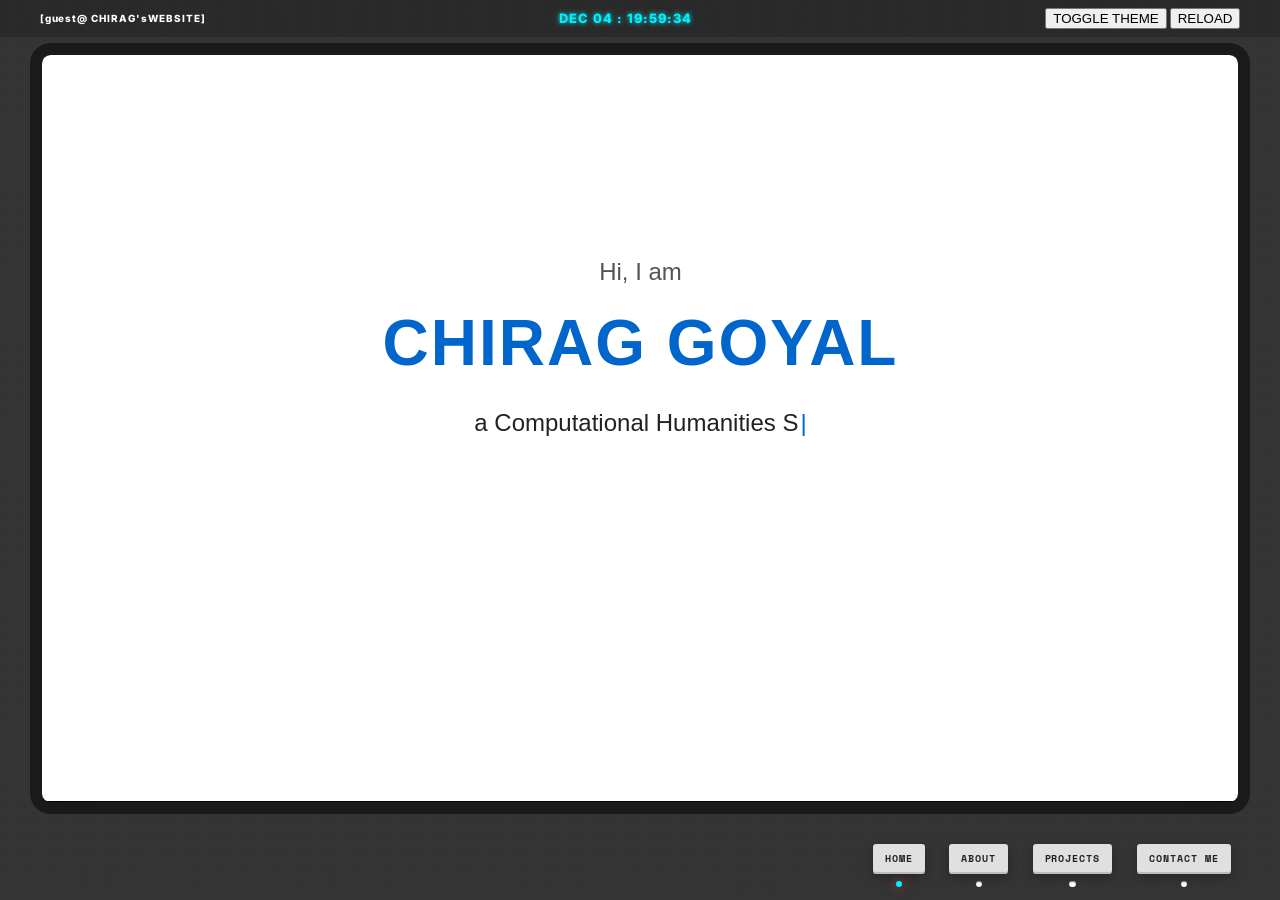
<file: index.html>
<!DOCTYPE html>
<html lang="en">

<head>
    <meta charset="UTF-8" />
    <meta name="viewport" content="width=device-width, initial-scale=1.0" />
    <title>Document</title>
    <link rel="stylesheet" href="style.css" />
    <link rel="shortcut icon" href="favicon.png" />
</head>

<body>
    <input type="radio" name="nav" id="rad-home" checked>
    <input type="radio" name="nav" id="rad-about">
    <input type="radio" name="nav" id="rad-projects">
    <input type="radio" name="nav" id="rad-contact">

    <div class="monitor">
        <div class="monitor-screen">
            <iframe class="page-home" src="pages/home/home.html" frameborder="0"></iframe>
            <iframe class="page-about" src="pages/about/about.html" frameborder="0"></iframe>
            <iframe class="page-projects" src="pages/projects/projects.html" frameborder="0"></iframe>
            <iframe class="page-contact" src="pages/contact/contact.html" frameborder="0"></iframe>
        </div>

    <div id="time-bar">
        <div class="bezel-section user-tag">
            <span id="current-user">[guest@ CHIRAG'sWEBSITE]</span>
        </div>
        
        <div class="bezel-section main-clock">
            <span id="date-time">APR 01 : 00:00:01</span>
        </div>
        
        <div class="bezel-section controls">
            <button class="btn-top" onclick="toggleMode()" title="Toggle Display Mode">TOGGLE THEME</button>
            <button class="btn-top" onclick="hardReload()" title="Hard Reset">RELOAD</button>
        </div>
    </div>
        
        <div class="button-panel">
            <label for="rad-home" class="nav-group home-btn">
                <div class="monitor-btn">HOME</div>
                <div class="led"></div>
            </label>
            
            <label for="rad-about" class="nav-group about-btn">
                <div class="monitor-btn">ABOUT</div>
                <div class="led"></div>
            </label>
            
            <label for="rad-projects" class="nav-group projects-btn">
                <div class="monitor-btn">PROJECTS</div>
                <div class="led"></div>
            </label>
            
            <label for="rad-contact" class="nav-group contact-btn">
                <div class="monitor-btn">CONTACT ME</div>
                <div class="led"></div>
            </label>
        </div>
    </div>
    <script src="script.js"></script>
</body>
</html>
</file>
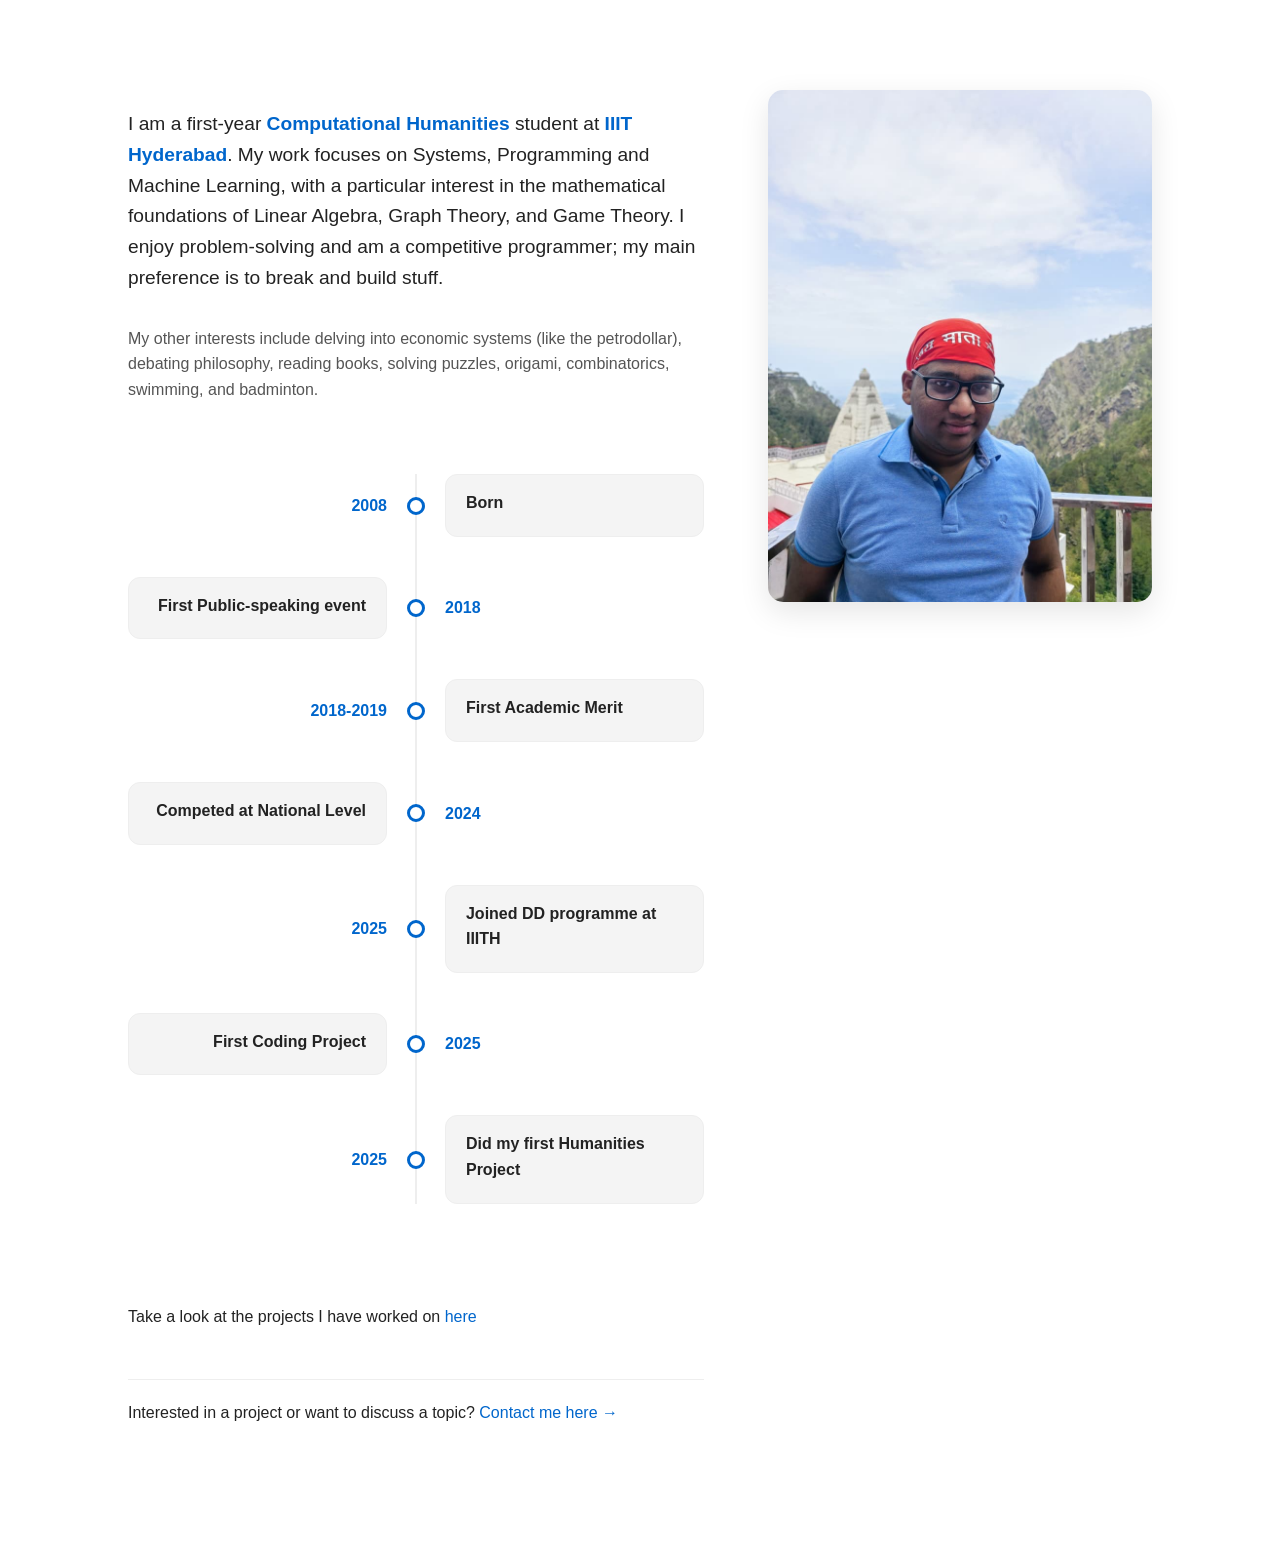
<file: pages/about/about.html>
<!DOCTYPE html>
<html lang="en">
<head>
    <meta charset="UTF-8">
    <meta name="viewport" content="width=device-width, initial-scale=1.0">
    <link rel="stylesheet" href="style.css">
    <link rel="stylesheet" href="../../progress.css">
    <title>About Me</title>
</head>
<body>


    <section>
        <div id="left-about">

            <p id="intro-1">
                I am a first-year <strong>Computational Humanities</strong> student at <strong>IIIT Hyderabad</strong>.
                My work focuses on Systems, Programming and Machine Learning, with a 
                particular interest in the mathematical foundations of Linear Algebra, 
                Graph Theory, and Game Theory. I enjoy problem-solving and am a 
                competitive programmer; my main preference is to break and build stuff.
            </p>

            <p id="intro-2">
                My other interests include delving into economic systems (like the petrodollar), 
                debating philosophy, reading books, solving puzzles, origami, combinatorics,
                swimming, and badminton.
            </p>
            
            <ul class="timeline-list">

                <li class="timeline-item alt-left">
                    <span class="timeline-date">2008</span>
                    <div class="timeline-dot"></div>
                    <div class="timeline-content">
                        <h3>Born</h3>
                        <p>Born on 11 - March - 2008.</p>
                    </div>
                </li>

                <li class="timeline-item alt-right">
                    <div class="timeline-content">
                        <h3>First Public-speaking event</h3>
                        <p>Participated in an interschool debate and came 2nd.</p>
                    </div>
                    <div class="timeline-dot"></div>
                    <span class="timeline-date">2018</span>
                </li>

                <li class="timeline-item alt-left">
                    <span class="timeline-date">2018-2019</span>
                    <div class="timeline-dot"></div>
                    <div class="timeline-content">
                        <h3>First Academic Merit</h3>
                        <p>Obtained SOF zonal gold medals in maths and science.</p>
                    </div> 
                </li>

                <li class="timeline-item alt-right">
                    <div class="timeline-content">
                        <h3>Competed at National Level</h3>
                        <p>Participated in Indian National Maths Olympiad in grade 11 and developed interest in Problem Solving.</p>
                    </div>
                    <div class="timeline-dot"></div>
                    <span class="timeline-date">2024</span>
                </li>

                <li class="timeline-item alt-left">
                    <span class="timeline-date">2025</span>
                    <div class="timeline-dot"></div>
                    <div class="timeline-content">
                        <h3>Joined DD programme at IIITH</h3>
                        <p>Joined the Computational Humanities Programme at IIITH through UGEE in july, 2025.</p>
                    </div> 
                </li>

                <li class="timeline-item alt-right">
                    <div class="timeline-content">
                        <h3>First Coding Project</h3>
                        <p>Built a purely C 2-player + Computer-vs-Player Tic-Tac-Toe using built-in FSM brute-forcing to prevent victory in any case.</p>
                    </div>
                    <div class="timeline-dot"></div>
                    <span class="timeline-date">2025</span>
                </li>

                <li class="timeline-item alt-left">
                    <span class="timeline-date">2025</span>
                    <div class="timeline-dot"></div>
                    <div class="timeline-content">
                        <h3>Did my first Humanities Project</h3>
                        <p>Ran a data analysis on the agrarian income data for a Karnataka sample dataset.</p>
                    </div>
                </li>

            </ul>

            <p id="projects">
                Take a look at the projects I have worked on <a href="../projects/projects.html" id="link-projects">here</a>
            </p>
            
            <p class="contact-line">
                Interested in a project or want to discuss a topic? 
                <a href="../contact/contact.html" id="link-contact">Contact me here →</a>
            </p>

        </div>

        <div id="right-about">
            <img src="../../images/pfp.jpg" alt="Chirag" class="profile-img">
        </div>
    </section>

    <!-- Progress Tracking UI -->
    <div id="progress-bar-container" class="progress-bar-container">
        <div id="progress-bar-fill" class="progress-bar-fill"></div>
    </div>
    
    <div id="resume-panel-popup" class="resume-panel-popup hidden">
        <div>Resume reading where you left off?</div>
        <div class="actions">
            <button id="resume-btn-no" class="btn-no">Dismiss</button>
            <button id="resume-btn-yes" class="btn-yes">Jump to section</button>
        </div>
    </div>

    <script type="module" src="script.js"></script>
</body>
</html>
</file>
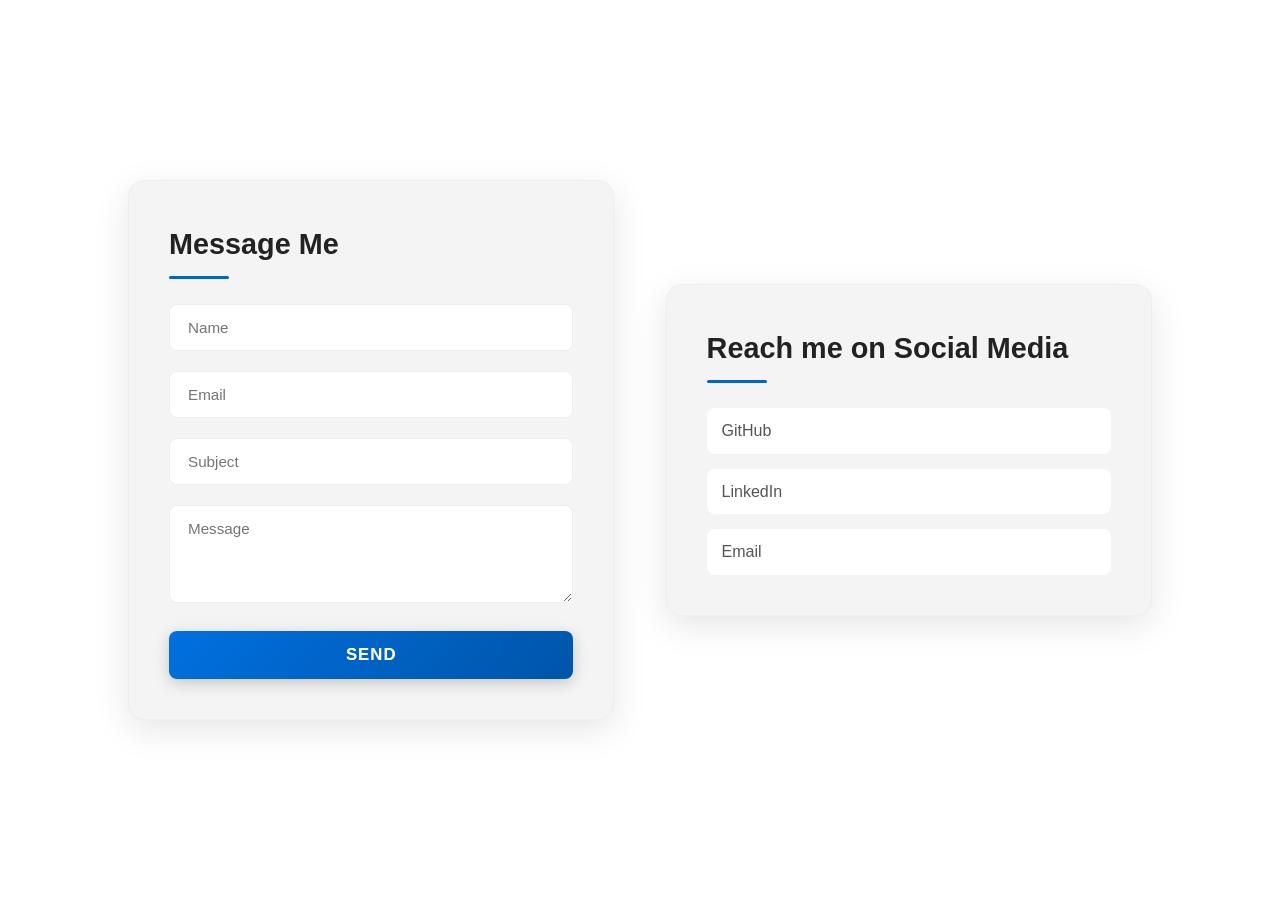
<file: pages/contact/contact.html>
<!DOCTYPE html>
<html lang="en">
<head>
    <meta charset="UTF-8">
    <meta name="viewport" content="width=device-width, initial-scale=1.0">
    <link rel="stylesheet" href="style.css">
</head>
<body>

    <div class="card">
        <h2>Message Me</h2>
        <form id="Contact-form" action="#" method="POST">
            <input id="name" type="text" required placeholder="Name">
            <input id="email" type="email" required placeholder="Email">
            <input id="subject" type="text" placeholder="Subject" required>
            <textarea id="message" placeholder="Message" rows="4"></textarea>
            <button class="btn">SEND</button>
        </form>
        <div id="confirmation-state" style="display: none;" aria-live="polite">
            <h3 style="color: var(--accent-color); margin-top: 20px;">M✓essage Transmitted Successfully!</h3>
            <p>Thank you for reaching out. I'll get back to you at the earliest.</p>
        </div>
    </div>

    <div class="card">
        <h2>Reach me on Social Media</h2>
        <a href="https://github.com/Chirag-newdev">GitHub</a>
        <a href="https://www.linkedin.com/in/chirag-goyal-0a615b368">LinkedIn</a>
        <a href="mailto:chiraggoyalbcs@gmail.com">Email</a>
    </div>

    <script src="script.js"></script>
</body>
</html>
</file>
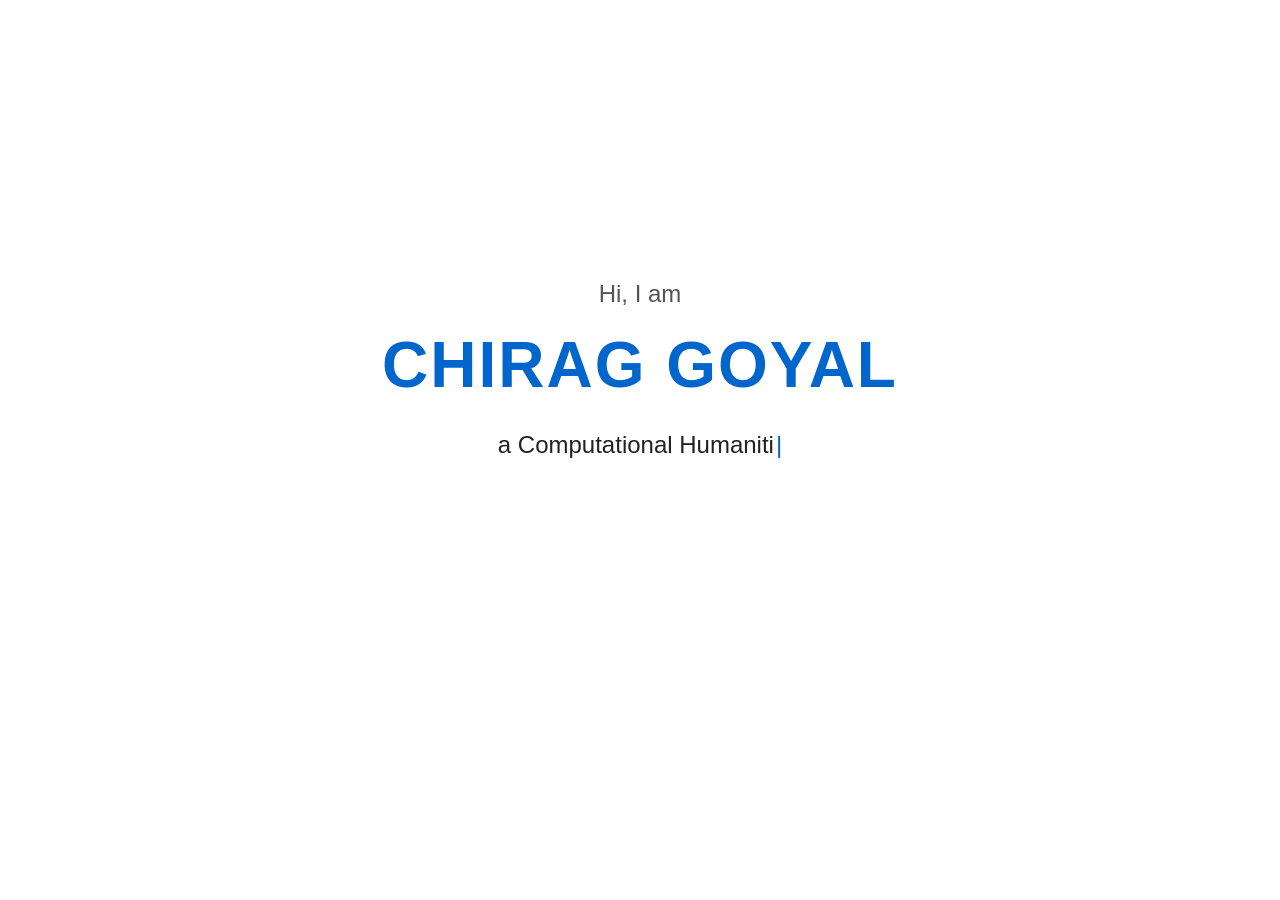
<file: pages/home/home.html>
<!DOCTYPE html>
<html lang="en">
<head>
    <meta charset="UTF-8">
    <meta name="viewport" content="width=device-width, initial-scale=1.0">
    <link rel="stylesheet" href="style.css">
    <title>Document</title>
</head>
<body>
    <div style="text-align: center; z-index: 10;">
        <h3 id="greeting">Hi, I am</h3>
        <h1 id="name">CHIRAG GOYAL</h1>
        <h2>
            a <span id="interactive-description" class="typewriter-cursor">first-year student at IIIT Hyderabad focused on building systems and evaluating mathematical foundations</span>
        </h2>
        
        <div id="terminal-wrapper">
             <div id="terminal-cta-about" class="terminal-line">[root@chirag: pages/home]$ <span id="cmd-text-about"></span><span class="cursor">_</span></div>
             <div id="terminal-cta-projects" class="terminal-line">[root@chirag: pages/projects]$ <span id="cmd-text-projects"></span><span class="cursor">_</span></div>
             <div id="terminal-cta-contact" class="terminal-line">[root@chirag: pages/contact]$ <span id="cmd-text-contact"></span><span class="cursor">_</span></div>
        </div>
    </div>

    <script type="module" src="script.js"></script>
</body>
</html>
</file>
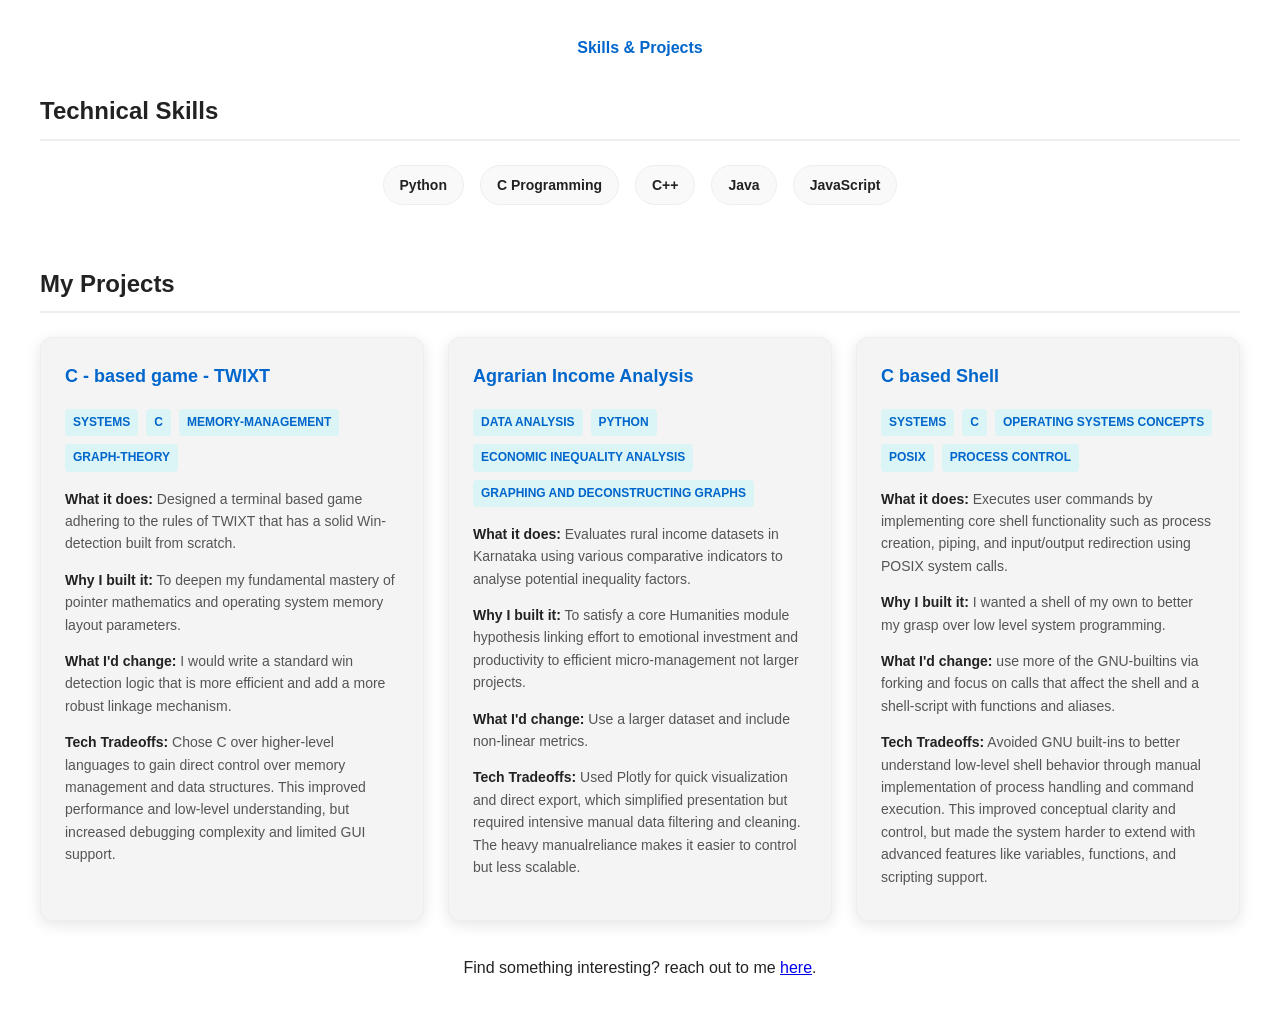
<file: pages/projects/projects.html>
<!DOCTYPE html>
<html lang="en">
<head>
    <meta charset="UTF-8">
    <meta name="viewport" content="width=device-width, initial-scale=1.0">
    <link rel="stylesheet" href="style.css">
    <link rel="stylesheet" href="../../progress.css">
    <title>Projects</title>
</head>
<body>
    <header class="page-header">
        <h1>Skills & Projects</h1>
    </header>

    <main class="projects-container">
        <section class="skills-section reveal">
            <h2>Technical Skills</h2>

            <div class="skills-wrap">

                <div class="skill-box">
                    <span>Python</span>
                </div>

                <div class="skill-box">
                    <span>C Programming</span>
                </div>

                <div class="skill-box">
                    <span>C++</span>
                </div>

                <div class="skill-box">
                    <span>Java</span>
                </div>

                <div class="skill-box">
                    <span>JavaScript</span>
                </div>
            </div>
        </section>

        <section class="portfolio-section">
            <h2>My Projects</h2>
            <div class="projects-grid">
                <article class="project-card reveal" style="--grid-span: 2;">
                    <h3>C - based game - TWIXT</h3>
                    <div class="project-tags">
                        <span class="tag">Systems</span>
                        <span class="tag">C</span>
                        <span class="tag">Memory-Management</span>
                        <span class="tag">Graph-Theory</span>
                    </div>
                    <p class="project-desc"><strong>What it does:</strong> Designed a terminal based game adhering to the rules of TWIXT that has a solid Win-detection built from scratch.</p>
                    <p class="project-desc"><strong>Why I built it:</strong> To deepen my fundamental mastery of pointer mathematics and operating system memory layout parameters.</p>
                    <p class="project-desc"><strong>What I'd change:</strong> I would write a standard win detection logic that is more efficient and add a more robust linkage mechanism.</p>
                    <p class="project-desc"><strong>Tech Tradeoffs:</strong> Chose C over higher-level languages to gain direct control over memory management and data structures. This improved performance and low-level understanding, but increased debugging complexity and limited GUI support.</p>
                </article>

                <article class="project-card reveal">
                    <h3>Agrarian Income Analysis</h3>
                    <div class="project-tags">
                        <span class="tag">Data Analysis</span>
                        <span class="tag">Python</span>
                        <span class="tag">Economic inequality Analysis</span>
                        <span class="tag">Graphing and Deconstructing Graphs</span>
                    </div>
                    <p class="project-desc"><strong>What it does:</strong> Evaluates rural income datasets in Karnataka using various comparative indicators to analyse potential inequality factors.</p>
                    <p class="project-desc"><strong>Why I built it:</strong> To satisfy a core Humanities module hypothesis linking effort to emotional investment and productivity to efficient micro-management not larger projects.</p>
                    <p class="project-desc"><strong>What I'd change:</strong> Use a larger dataset and include non-linear metrics.</p>
                    <p class="project-desc"><strong>Tech Tradeoffs:</strong> Used Plotly for quick visualization and direct export, which simplified presentation but required intensive manual data filtering and cleaning. The heavy manualreliance makes it easier to control but less scalable.</p>
                </article>

                <!-- Boilerplate Project 3 -->
                <article class="project-card reveal">
                    <h3>C based Shell</h3>
                    <div class="project-tags">
                        <span class="tag">Systems</span>
                        <span class="tag">C</span>
                        <span class="tag">Operating Systems Concepts</span>
                        <span class="tag">POSIX</span>
                        <span class="tag">Process Control</span>
                    </div>
                    <p class="project-desc"><strong>What it does:</strong> Executes user commands by implementing core shell functionality such as process creation, piping, and input/output redirection using POSIX system calls.</p>
                    <p class="project-desc"><strong>Why I built it:</strong> I wanted a shell of my own to better my grasp over low level system programming.</p>
                    <p class="project-desc"><strong>What I'd change:</strong> use more of the GNU-builtins via forking and focus on calls that affect the shell and a shell-script with functions and aliases.</p>
                    <p class="project-desc"><strong>Tech Tradeoffs:</strong> Avoided GNU built-ins to better understand low-level shell behavior through manual implementation of process handling and command execution. This improved conceptual clarity and control, but made the system harder to extend with advanced features like variables, functions, and scripting support.</p>
                </article>

            </div>
        </section>
        <p style="text-align:center; padding-top: 2dvh;">Find something interesting? reach out to me <a href="../contact/contact.html" id="link-contact">here</a>.</p>
    </main>

    <div id="progress-bar-container" class="progress-bar-container">
        <div id="progress-bar-fill" class="progress-bar-fill"></div>
    </div>
    
    <div id="resume-panel-popup" class="resume-panel-popup hidden">
        <div>Resume reading where you left off?</div>
        <div class="actions">
            <button id="resume-btn-no" class="btn-no">Dismiss</button>
            <button id="resume-btn-yes" class="btn-yes">Jump to section</button>
        </div>
    </div>

    <script type="module" src="script.js"></script>
</body>
</html>
</file>
<file: style.css>
@import url('https://fonts.googleapis.com/css2?family=Space+Mono:wght@400;700&family=Inter:wght@400;600;800&display=swap');
@import url("root.css");

body {
    margin: 0;
    padding: 0;
    height: 100vh;
    width: 100vw;
    display: flex;
    justify-content: center;
    align-items: center;
    background-color: var(--bg-color);
    overflow: hidden;
}

.monitor {
    position: relative;
    width: 100vw;
    height: 100vh;
    background-color: var(--bezel-color);
    background-image: radial-gradient(rgba(0, 0, 0, 0.1) calc(1px * var(--scale)), transparent 0);
    background-size: calc(3px * var(--scale-w)) calc(3px * var(--scale-h));
    padding:
        calc(40px * var(--scale-h))
        calc(30px * var(--scale-w))
        calc(80px * var(--scale-h))
        calc(30px * var(--scale-w));
    box-sizing: border-box;
    display: flex;
    flex-direction: column;
    opacity: 0;
    transform: scale(0.98);
    perspective: 1200px;
    animation: boot-frame 1.2s cubic-bezier(0.4, 0, 0.2, 1) forwards;
}

.monitor-screen {
    flex-grow: 1;
    background-color: var(--screen-bg);
    border: calc(12px * var(--scale)) solid var(--screen-border);
    border-radius: calc(20px * var(--scale));
    position: relative;
    overflow: hidden;
    box-shadow: inset 0 0 calc(60px * var(--scale)) rgba(0, 0, 0, 1);
    opacity: 0;
    transition: transform 0.5s cubic-bezier(0.64, 0.04, 0.35, 1);
    transform-origin: center;
    transform-style: preserve-3d;
    animation: boot-screen 0.8s steps(4) 1.5s forwards;
}

input[name="nav"] {
    position: absolute;
    width: 1px;
    height: 1px;
    padding: 0;
    margin: -1px;
    overflow: hidden;
    clip: rect(0, 0, 0, 0);
    white-space: nowrap;
    border: 0;
}

input[id="rad-home"]:focus-visible ~ .monitor .button-panel .home-btn .monitor-btn,
input[id="rad-about"]:focus-visible ~ .monitor .button-panel .about-btn .monitor-btn,
input[id="rad-projects"]:focus-visible ~ .monitor .button-panel .projects-btn .monitor-btn,
input[id="rad-contact"]:focus-visible ~ .monitor .button-panel .contact-btn .monitor-btn 
{
    outline: 2px solid var(--led-on);
    outline-offset: 4px;
    background-color: var(--btn-light);
}

.monitor-screen iframe {
    width: 100%;
    height: 100%;
    border: none;
    display: none;
}

#rad-home:checked ~ .monitor .monitor-screen .page-home,
#rad-about:checked ~ .monitor .monitor-screen .page-about,
#rad-projects:checked ~ .monitor .monitor-screen .page-projects,
#rad-contact:checked ~ .monitor .monitor-screen .page-contact {
    display: block;
}

.button-panel {
    position: absolute;
    bottom: 0;
    right: calc(50px * var(--scale-w));
    display: flex;
    gap: calc(25px * var(--scale-w));
    align-items: flex-end;
    opacity: 0;
    transform: translateY(calc(10px * var(--scale-h)));
    animation: boot-ui 0.6s cubic-bezier(0.175, 0.885, 0.32, 1.275) 2.5s both;
}

@keyframes boot-frame {
    to { opacity: 1; transform: scale(1); }
}

@keyframes boot-screen {
    0% { opacity: 0; filter: brightness(3) contrast(2); }
    20% { opacity: 0.2; }
    40% { opacity: 0.1; }
    60% { opacity: 0.7; filter: brightness(1.5); }
    100% { opacity: 1; filter: brightness(1) contrast(1); }
}

@keyframes boot-ui {
    to { opacity: 1; transform: translateY(0); }
}

.led {
    width: calc(6px * var(--scale));
    height: calc(6px * var(--scale));
    background-color: var(--led-off);
    border-radius: 50%;
    transition: all 0.3s ease;
    box-shadow: inset 0 calc(1px * var(--scale)) calc(1px * var(--scale)) rgba(0,0,0,0.5);
}

#rad-home:checked ~ .monitor .button-panel .home-btn .led,
#rad-about:checked ~ .monitor .button-panel .about-btn .led,
#rad-projects:checked ~ .monitor .button-panel .projects-btn .led,
#rad-contact:checked ~ .monitor .button-panel .contact-btn .led {
    background-color: var(--led-on);
    box-shadow:
        0 0 calc(8px * var(--scale)) var(--led-glow),
        0 0 calc(12px * var(--scale)) var(--led-glow);
}

.nav-group {
    display: flex;
    flex-direction: column;
    align-items: center;
    gap: calc(8px * var(--scale-h));
}

.monitor-btn {
    appearance: none;
    border: none;
    padding:
        calc(6px * var(--scale-h))
        calc(12px * var(--scale-w));
    font-family: var(--font-ui);
    font-size: calc(10px * var(--scale-w));
    font-weight: 700;
    letter-spacing: calc(1px * var(--scale-w));
    color: var(--text-main);
    background-color: var(--btn-base);
    border-radius: calc(3px * var(--scale));
    cursor: pointer;
    box-shadow:
        0 calc(2px * var(--scale)) 0 var(--btn-dark),
        0 calc(4px * var(--scale)) calc(10px * var(--scale)) rgba(0,0,0,0.3);
    transition: transform 0.2s cubic-bezier(0.68, -0.6, 0.32, 1.6),
                box-shadow 0.1s;
}

.monitor-btn:hover {
    transform: translateY(calc(-1px * var(--scale-h)));
}

.monitor-btn:active {
    transform: translateY(calc(2px * var(--scale-h)));
    box-shadow:
        0 0 0 var(--btn-dark),
        0 calc(2px * var(--scale)) calc(5px * var(--scale)) rgba(0,0,0,0.2);
}

.nav-group::after {
    content: "";
    font-size: calc(8px * var(--scale-w));
    color: rgba(255,255,255,0.2);
    margin-top: calc(4px * var(--scale-h));
    text-transform: uppercase;
}

#time-bar {
    position: absolute;
    top: 0;
    left: 0;
    width: 100%;
    height: calc(35px * var(--scale-h));
    display: flex;
    justify-content: space-between;
    align-items: center;
    padding: 0 calc(40px * var(--scale-w));
    box-sizing: border-box;
    background: rgba(0, 0, 0, 0.2);
    border-bottom: calc(1px * var(--scale)) solid rgba(255, 255, 255, 0.05);
    font-family: 'Inter', sans-serif;
    z-index: 100;
}

.bezel-section {
    font-size: calc(10px * var(--scale-w));
    font-weight: 800;
    letter-spacing: calc(1px * var(--scale-w));
    color: rgb(255, 255, 255);
}

.main-clock {
    color: var(--led-on);
    font-size: calc(13px * var(--scale-w));
    text-shadow: 0 0 calc(5px * var(--scale)) var(--led-on);
}

.bezel-btn {
    background: var(--btn-base);
    border: none;
    padding:
        calc(2px * var(--scale-h))
        calc(8px * var(--scale-w));
    font-size: calc(9px * var(--scale-w));
    font-weight: 900;
    border-radius: calc(2px * var(--scale));
    cursor: pointer;
    margin-left: calc(10px * var(--scale-w));
    color: #333;
    box-shadow: 0 calc(1px * var(--scale)) 0 var(--btn-dark);
    transition: all 0.1s;
}

.bezel-btn:active {
    transform: translateY(calc(1px * var(--scale-h)));
    box-shadow: none;
}
</file>
<file: pages/about/style.css>
@import url("../../root.css");

body.dark {
    --bg-color: #111256;
    --text-main: #e0e0e0;
    --accent-color: #4db8ff;
    --secondary-text: #aaaaaa;
    --border-color: #333333;
    --code-bg: #1e1e1e;
}

body {
    background-color: var(--bg-color);
    color: var(--text-main);
    font-family: var(--font-body);
    line-height: 1.6;
    margin: 0;
    padding: 0;
    transition: background-color 0.45s cubic-bezier(0.4, 0.0, 0.2, 1), color 0.45s cubic-bezier(0.4, 0.0, 0.2, 1);
    min-height: 100vh;
    display: flex;
    align-items: center;
}

.resume-popup {
    display: none;
    position: fixed;
    top: 20px;
    left: 50%;
    transform: translateX(-50%);
    z-index: 9999;
    background-color: var(--code-bg);
    border: 1px solid var(--accent-color);
    padding: 12px 24px;
    border-radius: 50px;
    box-shadow: 0 10px 25px var(--bd-shadow);
    animation: slideDown 0.5s cubic-bezier(0.18, 0.89, 0.32, 1.28);
    align-items: center;
    white-space: nowrap;
}

.popup-content {
    display: flex;
    align-items: center;
    gap: 15px;
    font-size: 0.9rem;
}

.popup-actions {
    display: flex;
    gap: 8px;
}

#resume-yes {
    background: var(--accent-color);
    color: white;
    border: none;
    padding: 5px 15px;
    cursor: pointer;
    font-size: 1.1rem;
}

#resume-no {
    background: transparent;
    color: var(--secondary-text);
    border: none;
    cursor: pointer;
    font-size: 1.1rem;
}

@keyframes slideDown {
    from { transform: translate(-50%, -100px); opacity: 0; }
    to { transform: translate(-50%, 0); opacity: 1; }
}


section {
    display: grid;
    grid-template-columns: 1fr;
    gap: 5vw;
    padding: 10vh 10vw;
    width: 100%;
    box-sizing: border-box;
}

/* Tablet & Laptop Styles */
@media (min-width: 768px) {
    section {
        /* Text gets 60%, Image gets 40% */
        grid-template-columns: 1.2fr 0.8fr; 
        text-align: left;
    }
}

@media (min-width: 1800px) {
    section {
        padding: 15vh 20vw;
        gap: 10vw;
    }
    #intro-1 { font-size: 1.5rem; }
    #intro-2 { font-size: 1.2rem; }
}

.profile-img {
    width: 100%;
    max-width: 500px;
    height: auto;
    border-radius: 15px;
    display: block;
    margin: 0 auto;
    box-shadow: 0 10px 30px var(--bd-shadow);
}

strong { color: var(--accent-color); }

p { margin-bottom: 2rem; }

#intro-1 { font-size: 1.2rem; }

#intro-2 {
    color: var(--secondary-text);
    font-size: 1rem;
}

a {
    color: var(--accent-color);
    text-decoration: none;
    font-weight: 500;
}

a:hover { text-decoration: underline; }

.contact-line {
    margin-top: 50px;
    padding-top: 20px;
    border-top: 1px solid var(--border-color);
}

@media (max-width: 767px) {
    section {
        padding: 40px 20px;
        text-align: center;
    }
    #right-about { order: -1; }
}


.timeline-list {
    list-style: none;
    padding: 40px 0;
    margin: 20px 0;
    position: relative;
}

.timeline-list::before {
    content: '';
    position: absolute;
    left: 50%;
    transform: translateX(-50%);
    width: 2px;
    height: auto;
    background-color: var(--border-color);
    top: 40px; 
    bottom: 80px; 
}

.timeline-item {
    display: flex;
    align-items: center;
    justify-content: center;
    width: 100%;
    margin-bottom: 40px;
    position: relative;
}

.timeline-dot {
    width: 12px;
    height: 12px;
    background-color: var(--bg-color);
    border: 3px solid var(--accent-color);
    border-radius: 50%;
    z-index: 2;
    margin: 0 20px;
    transition: transform 0.3s ease, background-color 0.3s ease;
}

.timeline-date, .timeline-content {
    width: 45%;
    box-sizing: border-box;
}

.timeline-date {
    font-weight: bold;
    color: var(--accent-color);
}

.alt-left .timeline-date { text-align: right; }
.alt-left .timeline-content { text-align: left; }

.alt-right .timeline-date { text-align: left; }
.alt-right .timeline-content { text-align: right; }

.timeline-content {
    padding: 15px 20px;
    background-color: var(--code-bg);
    border: 1px solid var(--border-color);
    border-radius: 12px;
    transition: transform 0.3s cubic-bezier(0.175, 0.885, 0.32, 1.275), box-shadow 0.3s ease;
}

.timeline-content h3 {
    margin: 0 0 5px 0;
    font-size: 1rem;
    color: var(--text-main);
}

.timeline-content p {
    margin: 0;
    max-height: 0;
    opacity: 0;
    overflow: hidden; 
    font-size: 0.85rem;
    color: var(--secondary-text);
}

.timeline-item:hover .timeline-content {
    max-height: none;
    transform: scale(1.05);
    box-shadow: 0 8px 15px var(--bd-shadow);
    border-color: var(--accent-color);
}

.timeline-item:hover .timeline-dot {
    transform: scale(1.4);
    background-color: var(--accent-color);
}

.timeline-item:hover .timeline-content p{
    max-height: fit-content;
    opacity: 1;
}

@media (max-width: 767px) {
    .timeline-list::before { left: 20px; }
    .timeline-item { 
        flex-direction: column !important;
        align-items: flex-start;
        padding-left: 45px;
    }
    .timeline-dot { position: absolute; left: 14px; top: 15px; margin: 0; }
    .timeline-date, .timeline-content { 
        width: 100%; 
        text-align: left !important; 
        padding: 0;
    }
    .timeline-date { order: 1; margin-bottom: 8px; }
    .timeline-content { order: 2; }
}
</file>
<file: progress.css>
/* Progress Bar */
.progress-bar-container {
    position: fixed;
    top: 0; 
    left: 0;
    width: 100%; 
    height: 4px;
    z-index: 9999;
    background-color: transparent;
    pointer-events: none;
}
.progress-bar-fill {
    height: 100%;
    width: 0%;
    background-color: turquoise;
    box-shadow: 0 0 5px cyan;
    transition: width 0.1s ease-out;
}

/* Resume Popup */
.resume-panel-popup {
    position: fixed;
    bottom: 20px; 
    right: 20px;
    padding: 16px;
    background-color: #2a2a2a;
    color: #fff;
    border-radius: 8px;
    box-shadow: 0 4px 12px rgba(0,0,0,0.3);
    border-left: 4px solid turquoise;
    font-family: system-ui, sans-serif;
    z-index: 10000;
    display: flex;
    flex-direction: column;
    gap: 12px;
    opacity: 1;
    transform: translateY(0);
    transition: all 0.4s ease-out;
}
.resume-panel-popup.hidden {
    opacity: 0;
    transform: translateY(20px);
    pointer-events: none;
}
.resume-panel-popup .actions {
    display: flex; 
    gap: 8px; 
    justify-content: flex-end;
}
.resume-panel-popup button {
    padding: 6px 12px;
    border-radius: 4px;
    cursor: pointer;
    font-size: 12px;
}
.resume-panel-popup .btn-yes {
    background-color: turquoise;
    color: #000; 
    border: none; 
    font-weight: bold;
}
.resume-panel-popup .btn-no {
    background-color: transparent;
    color: #ccc; 
    border: 1px solid #555;
}
</file>
<file: pages/contact/style.css>
@import url("../../root.css");

body.dark {
    --bg-color: #111256;
    --text-main: #e0e0e0;
    --accent-color: #4db8ff;
    --secondary-text: var(--border-color);
    --border-color: #333333;
    --code-bg: #1e1e1e;
}

body {
    background-color: var(--bg-color);
    color: var(--text-main);
    font-family: var(--font-body);
    line-height: 1.6;
    margin: 0;
    padding: 10vh 10vw;
    display: grid;
    grid-template-columns: repeat(auto-fit, minmax(320px, 1fr));
    gap: 4vw;
    transition: background-color 0.45s cubic-bezier(0.4, 0.0, 0.2, 1), color 0.45s cubic-bezier(0.4, 0.0, 0.2, 1);
    min-height: 100vh;
    box-sizing: border-box;
    align-items: center; /* Center the cards vertically */
}

.card {
    border: 1px solid var(--border-color);
    padding: 40px;
    border-radius: 16px;
    background: var(--code-bg);
    opacity: 1;
    backdrop-filter: blur(12px);
    box-shadow: 0 10px 35px var(--bd-shadow);
    transition: transform 0.4s cubic-bezier(0.175, 0.885, 0.32, 1.275), box-shadow 0.4s ease, opacity 0.4s ease;
    position: relative;
    overflow: hidden;
}

/* Subtle glow effect on hover */
.card::before {
    content: '';
    position: absolute;
    top: -50%; left: -50%;
    width: 200%; height: 200%;
    background: radial-gradient(circle, rgba(255,255,255,0.05) 0%, transparent 60%);
    opacity: 0;
    transition: opacity 0.6s ease;
    pointer-events: none;
}

.card:hover {
    transform: translateY(-8px);
    box-shadow: 0 20px 45px var(--bd-shadow);
    border-color: var(--accent-color);
    opacity: 1; /* Restore crystal clear look on hover */
}

.card:hover::before {
    opacity: 1;
}

.card h2 {
    color: var(--text-main);
    margin-top: 0;
    font-size: 1.8rem;
    font-weight: 700;
    padding-bottom: 12px;
    margin-bottom: 25px;
    position: relative;
}

.card h2::after {
    content: '';
    position: absolute;
    bottom: 0; left: 0;
    width: 60px;
    height: 3px;
    background-color: var(--accent-color);
    border-radius: 2px;
}

/* Inputs styling */
.inp, input, textarea {
    width: 100%;
    background: white;
    border: 1px solid var(--border-color);
    color: var(--secondary-text);
    padding: 14px 18px;
    margin-bottom: 20px;
    outline: none;
    border-radius: 8px;
    box-sizing: border-box;
    font-family: inherit;
    font-size: 0.95rem;
    transition: all 0.3s ease;
    opacity: 1;
}

.inp:focus, input:focus, textarea:focus { 
    border-color: var(--accent-color); 
    box-shadow: 0 0 0 3px rgba(0, 102, 204, 0.15);
    opacity: 1;
    transform: translateY(-2px);
}

body.dark .inp:focus, body.dark input:focus, body.dark textarea:focus {
    box-shadow: 0 0 0 3px rgba(77, 184, 255, 0.2);
}

/* Beautiful action button */
.btn {
    width: 100%;
    background: linear-gradient(135deg, var(--accent-color), #004d99);
    filter: brightness(1.1);
    color: white;
    border: none;
    padding: 14px 24px;
    cursor: pointer;
    font-weight: 600;
    font-size: 1.05rem;
    letter-spacing: 1px;
    border-radius: 8px;
    transition: all 0.3s ease;
    box-shadow: 0 4px 15px rgba(0, 0, 0, 0.2);
}

body.dark .btn {
    background: linear-gradient(135deg, var(--accent-color), #0088cc);
}

.btn:hover {
    transform: translateY(-3px);
    box-shadow: 0 8px 25px rgba(0, 0, 0, 0.3);
    filter: brightness(1.25);
}

.btn:active {
    transform: translateY(0);
    box-shadow: 0 4px 10px rgba(0, 0, 0, 0.2);
}

/* Social links styling */
a { 
    color: var(--secondary-text); 
    text-decoration: none; 
    display: flex; 
    align-items: center;
    margin-top: 15px; 
    padding: 10px 15px;
    border-radius: 8px;
    background: var(--bg-color);
    transition: all 0.3s ease;
    font-weight: 500;
}

body.dark a {
    background: var(--text-main);
}

a::after {
    content: '→';
    margin-left: auto;
    opacity: 0;
    transform: translateX(-10px);
    transition: all 0.3s ease;
    color: var(--accent-color);
}

a:hover { 
    color: var(--accent-color);
    background: var(--bg-color);
    box-shadow: 0 4px 12px var(--bd-shadow);
    transform: translateX(5px);
}

a:hover::after {
    opacity: 1;
    transform: translateX(0);
}
</file>
<file: pages/home/style.css>
@import url(../../root.css);

body.dark {
    --bg-color: #111256;
    --text-main: #e0e0e0;
    --accent-color: #4db8ff;
    --secondary-text: #aaaaaa;
    --border-color: #333333;
    --code-bg: #1e1e1e;
}

body {
    background-color: var(--bg-color);
    color: var(--text-main);
    font-family: 'Segoe UI', Tahoma, Geneva, Verdana, sans-serif;
    line-height: 1.6;
    margin: 0;
    padding: 0;
    display: flex;
    flex-direction: column;
    justify-content: center;
    align-items: center;
    min-height: 100vh;
    transition: background-color 0.3s ease, color 0.3s ease;
    box-sizing: border-box;
}


#greeting {
    margin: 0;
    color: var(--secondary-text);
    font-size: 1.5rem;
    font-weight: 400;
}

#name {
    color: var(--accent-color);
    margin: 0;
    font-size: 4rem;
    font-weight: 900;
    letter-spacing: 2px;
}

h2 {
    margin: 10px 0 0 0;
    color: var(--text-main);
    font-size: 1.5rem;
    font-weight: 300;
}

.typewriter-cursor::after {
    content: '|';
    color: var(--accent-color);
    margin-left: 2px;
    animation: blink 1s step-end infinite;
}

@keyframes blink {
    0%, 100% { opacity: 1; }
    50% { opacity: 0; }
}

#terminal-wrapper {
    margin-top: 20px;
    display: flex;
    flex-direction: column;
    justify-content: center;
    align-items: center;
    gap: 10px;
}
.terminal-line {
    opacity: 0;
    height: 40px;
    display: flex;
    align-items: center;
    font-family: 'Courier New', Courier, monospace;
    font-size: 1.2rem;
    color: var(--accent-color);
}
.cursor {
    animation: blink 1s step-end infinite;
}

.cta-style {
    background: transparent;
    border: 1px solid var(--accent-color);
    color: var(--accent-color);
    padding: 10px 20px;
    font-family: 'Courier New', Courier, monospace;
    font-size: 1.1rem;
    font-weight: bold;
    cursor: pointer;
    box-shadow: 0 0 10px rgba(0, 242, 255, 0.2);
    transition: all 0.3s ease;
}
.cta-style:hover {
    background: var(--accent-color);
    color: var(--bg-color);
    box-shadow: 0 0 15px var(--accent-color);
}
</file>
<file: pages/projects/style.css>
@import url("../../root.css");

:root {
    --tag-bg: rgba(0, 242, 255, 0.1);
    --skill-bg: rgba(128, 128, 128, 0.05);
}

body.dark {
    --tag-bg: rgba(0, 242, 255, 0.2);
    --skill-bg: rgba(255, 255, 255, 0.05);
}

body {
    background-color: var(--bg-color);
    color: var(--text-main);
    font-family: var(--font-body);
    line-height: 1.6;
    margin: 0;
    padding: var(--space-lg);
    transition: background-color 0.45s cubic-bezier(0.4, 0.0, 0.2, 1), color 0.45s cubic-bezier(0.4, 0.0, 0.2, 1);
    min-height: 100dvh;
}

.page-header {
    text-align: center;
    margin-bottom: var(--space-xl);
}
.page-header h1 {
    font-size: var(--text-2xl);
    color: var(--accent-color);
}

.projects-container {
    max-width: 1200px;
    margin: 0 auto;
}

.skills-section {
    margin-bottom: 60px;
}
.skills-section h2 {
    font-size: var(--text-xl);
    border-bottom: 2px solid var(--border-color);
    padding-bottom: var(--space-sm);
    margin-bottom: var(--space-lg);
}

.skills-wrap {
    display: flex;
    flex-wrap: wrap;
    gap: var(--space-md);
    justify-content: center;
}

.skill-box {
    display: flex;
    align-items: center;
    gap: var(--space-sm);
    padding: var(--space-sm) var(--space-md);
    background-color: var(--skill-bg);
    border: 1px solid var(--border-color);
    border-radius: 50px;
    font-size: var(--text-sm);
    font-weight: 600;
    transition: transform 0.2s ease, box-shadow 0.2s ease;
}
.skill-box:hover {
    transform: translateY(-2px);
    box-shadow: 0 4px 12px var(--bd-shadow);
    border-color: var(--accent-color);
}

.portfolio-section h2 {
    font-size: var(--text-xl);
    border-bottom: 2px solid var(--border-color);
    padding-bottom: var(--space-sm);
    margin-bottom: var(--space-lg);
}

.projects-grid {
    display: grid;
    grid-template-columns: 1fr;
    gap: var(--space-lg);
}

.project-card {
    background-color: var(--code-bg);
    border: 1px solid var(--border-color);
    border-radius: 12px;
    padding: var(--space-lg);
    box-shadow: 0 4px 15px var(--bd-shadow);
    transition: transform 0.3s cubic-bezier(0.175, 0.885, 0.32, 1.275);
}

.project-card:hover {
    transform: translateY(-4px);
    border-color: var(--accent-color);
}

.project-card h3 {
    margin-top: 0;
    color: var(--accent-color);
    font-size: var(--text-lg);
}

.project-tags {
    display: flex;
    flex-wrap: wrap;
    gap: var(--space-sm);
    margin-bottom: var(--space-md);
}

.tag {
    font-size: var(--text-xs);
    font-weight: bold;
    text-transform: uppercase;
    background-color: var(--tag-bg);
    color: var(--accent-color);
    padding: 4px 8px;
    border-radius: 4px;
}

.project-desc {
    font-size: var(--text-sm);
    margin-bottom: var(--space-sm);
    color: var(--secondary-text);
}
.project-desc strong {
    color: var(--text-main);
}

.reveal {
    opacity: 0;
    transform: translateY(30px);
    transition: opacity 0.6s ease-out, transform 0.6s ease-out;
}
.reveal.visible {
    opacity: 1;
    transform: translateY(0);
}

/* PREFERS-REDUCED-MOTION (D3 Constraint) */
/* Rationale: Removes sliding animations conditionally to accommodate users with vestibular motion-sensitivity triggers */
@media (prefers-reduced-motion: reduce) {
    .reveal {
        transition: none !important;
        transform: translateY(0) !important;
        opacity: 1 !important;
    }
    .project-card:hover, .skill-box:hover {
        transform: none !important;
    }
}

@media (min-width: 768px) {
    .projects-grid {
        grid-template-columns: 1fr 1fr;
    }
}

@media (min-width:1080px) {
    .projects-grid {
        grid-template-columns: 1fr 1fr 1fr;
    }
}
</file>
